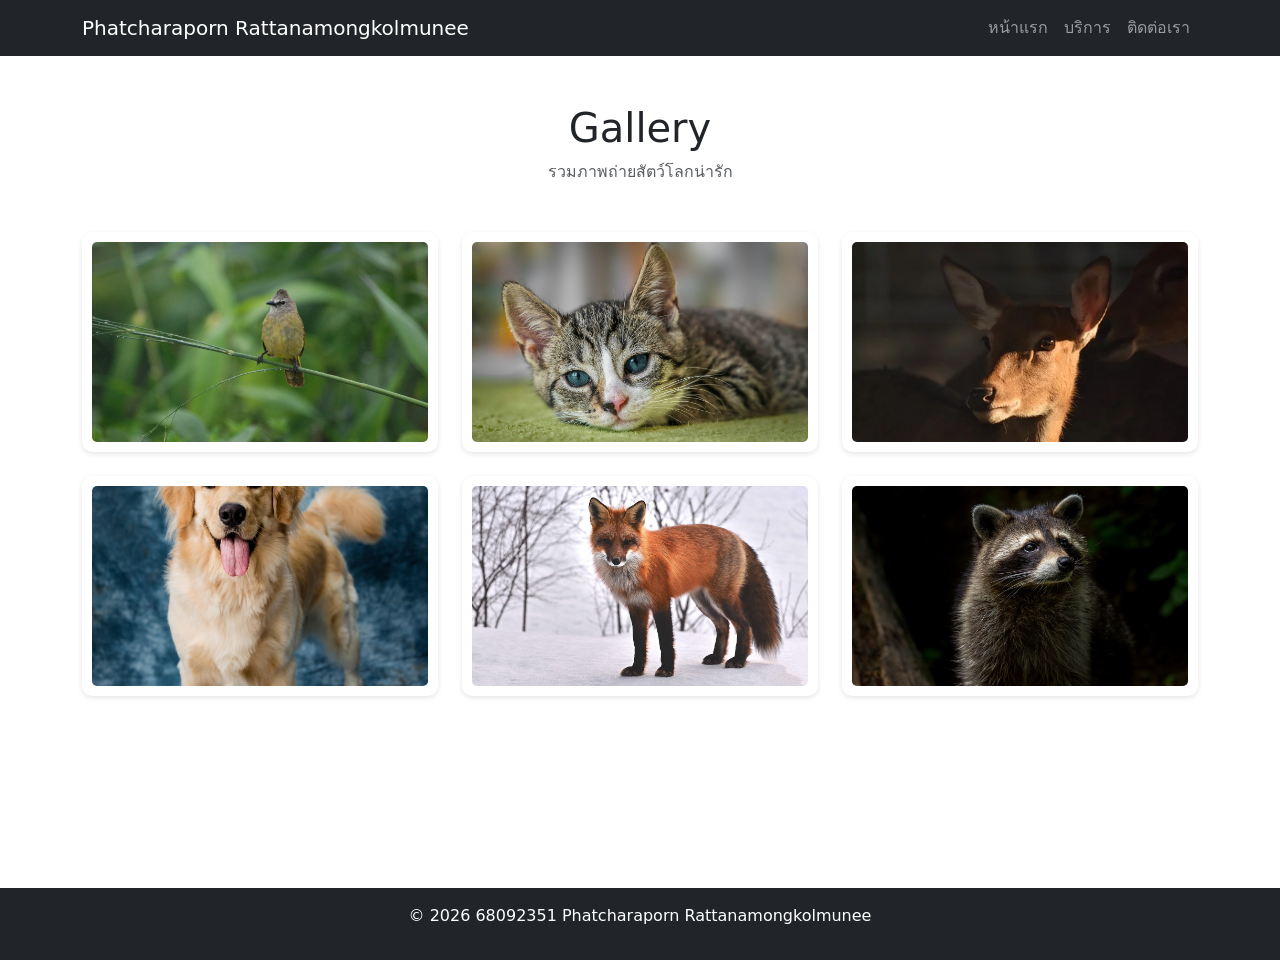
<file: Lab2_68092351/L2 68092351 Phatcharaporn Rattanamongkolmunee L004.html>
<!DOCTYPE html>
<html lang="en">
<head>
    <meta charset="UTF-8">
    <meta name="viewport" content="width=device-width, initial-scale=1.0">
    <title>Gallary</title>
    <link href="https://cdn.jsdelivr.net/npm/bootstrap@5.3.0/dist/css/bootstrap.min.css" rel="stylesheet">
    <link rel="stylesheet" href="gallary.css">
</head>
<body>
    <nav class="navbar navbar-expand-sm navbar-dark bg-dark">
        <div class="container">
            <a href="#" class="navbar-brand">Phatcharaporn Rattanamongkolmunee</a>
            <button class="navbar-toggler" type="button" data-bs-toggle="collapse" data-bs-target="#navbar1">
                <span class="navbar-toggler-icon"></span>
            </button>
            <div id="navbar1" class="collapse navbar-collapse">
                <ul class="navbar-nav ms-auto">
                    <li class="nav-item"><a href="#" class="nav-link">หน้าแรก</a></li>
                    <li class="nav-item"><a href="#" class="nav-link">บริการ</a></li>
                    <li class="nav-item"><a href="#" class="nav-link">ติดต่อเรา</a></li>
                </ul>
            </div>
        </div>
    </nav>

   <div class="container my-5">
    <section>
        <h1 class="text-center mb-2">Gallery</h1>
        <p class="text-center text-muted mb-5">รวมภาพถ่ายสัตว์โลกน่ารัก</p>
        
        <!--Gallary-->
        <div class="row g-4"> 
            <div class="col-md-4 col-sm-6">
                <div class="gallery-card">
                    <img src="images/bird.jpg" alt="bird">
                </div>
            </div>
            <div class="col-md-4 col-sm-6">
                <div class="gallery-card">
                    <img src="images/cat.jpg" alt="cat">
                </div>
            </div>
            <div class="col-md-4 col-sm-6">
                <div class="gallery-card">
                    <img src="images/deer1.webp" alt="deer">
                </div>
            </div>
            <div class="col-md-4 col-sm-6">
                <div class="gallery-card">
                    <img src="images/dog.jpg" alt="dog">
                </div>
            </div>
            <div class="col-md-4 col-sm-6">
                <div class="gallery-card">
                    <img src="images/fox.jpg" alt="fox">
                </div>
            </div>
         <div class="col-md-4 col-sm-6">
                <div class="gallery-card">
                    <img src="images/raccoon.jpg" alt="raccoon">
                </div>
            </div>
        </div>
    </div>    
     </section>
     <br>
     <br>
     <br>
     <br>

     <script src="https://cdn.jsdelivr.net/npm/bootstrap@5.3.0/dist/js/bootstrap.bundle.min.js"></script>

</body>
<footer class="bg-dark text-white text-center py-3 mt-5">
        <p>&copy; 2026 68092351 Phatcharaporn Rattanamongkolmunee</p>
</footer>

</html>
</file>
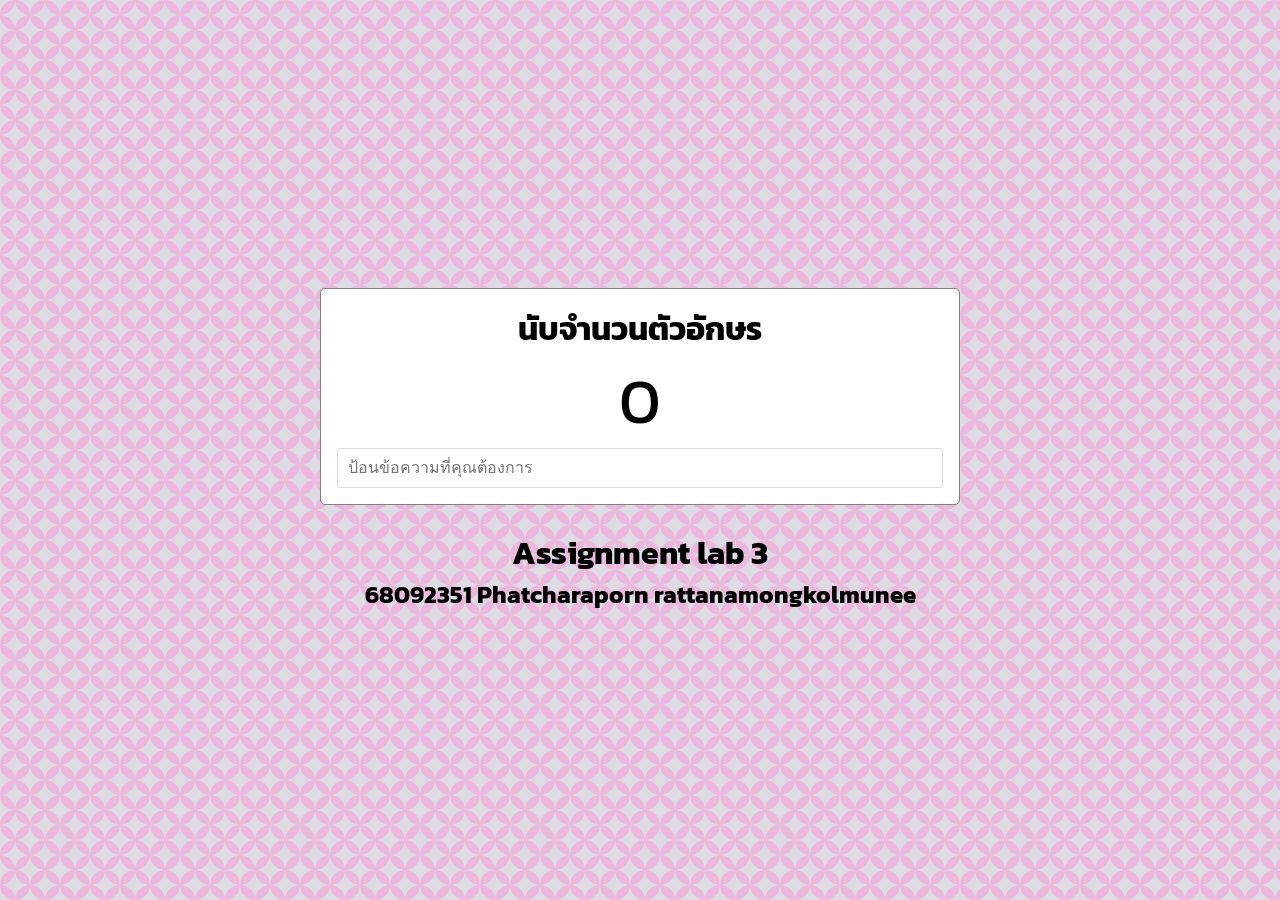
<file: Lab3_68092351/L3_68092351 Phatcharaporn Rattanamongkolmunee.html>
<!DOCTYPE html>
<html lang="th">
<head>
    <meta charset="UTF-8">
    <meta name="viewport" content="width=device-width, initial-scale=1.0">
    <title>โปรแกรมนับจำนวนตัวอักษร</title>
    <link rel="stylesheet" href="L3_style.css">
</head>
<body>
    <div class="container">
        <h1>นับจำนวนตัวอักษร</h1>
        <span class="count">0</span>
        <input type="text" placeholder="ป้อนข้อความที่คุณต้องการ">
    </div>
    <br>
<h1>Assignment lab 3</h1> 
<h2>68092351 Phatcharaporn rattanamongkolmunee</h2> 

    <script src="L3_app.js"></script>
</body>
</html>
</file>
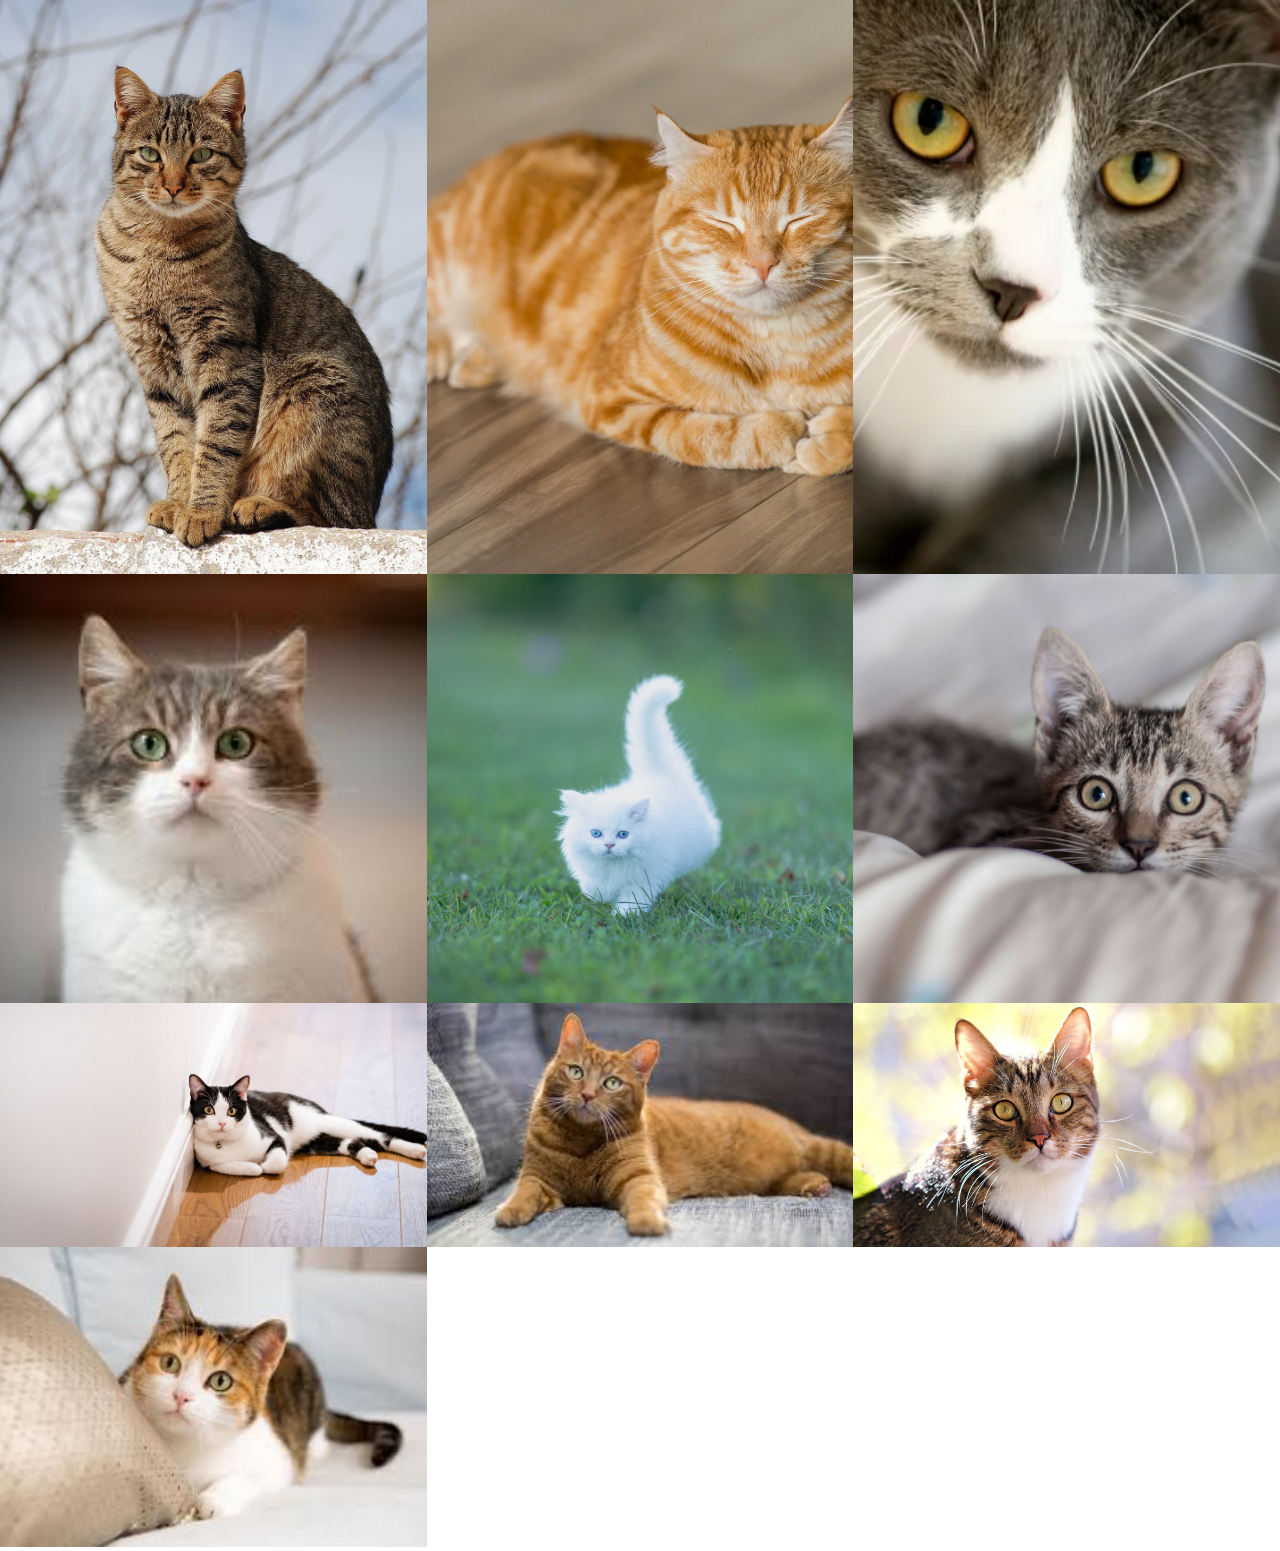
<file: Lab4_68092351/L4 68092351 Phatcharaporn Rattanamongkolmunee.html>
<!DOCTYPE html>
<html lang="en">
<head>
    <meta charset="UTF-8">
    <meta name="viewport" content="width=device-width, initial-scale=1.0">
    <link rel="stylesheet" href="T4style.css">
    <title>Image Caroysel Popup</title>
</head>
<body>

    <section class="gallery">
        <div class="img-container">
            <img src="foods-images/small/s_1.jpg" data-full="foods-images/" alt="1">
        </div>
        <div class="img-container">
            <img src="foods-images/small/s_2.jpg" alt="2">
        </div>
        <div class="img-container">
            <img src="foods-images/small/s_3.jpg" alt="3">
        </div>
        <div class="img-container">
            <img src="foods-images/small/s_4.jpg" alt="4">
        </div>
        <div class="img-container">
            <img src="foods-images/small/s_5.jpg" alt="5">
        </div>
        <div class="img-container">
            <img src="foods-images/small/s_6.jpg" alt="6">
        </div>
        <div class="img-container">
            <img src="foods-images/small/s_7.jpg" alt="7">
        </div>
        <div class="img-container">
            <img src="foods-images/small/s_8.jpg" alt="8">
        </div>
           <div class="img-container">
            <img src="foods-images/small/s_9.jpg" alt="9">
        </div>
           <div class="img-container">
            <img src="foods-images/small/s_10.jpg" alt="10">
        </div>
    </section>

  
    <div class="modal">
        <img src="foods-images/full/10.jpg" alt="" class="full-image">
    </div>

    <script src="Code Js/T4app.js"></script>

</body>
</html>
</file>
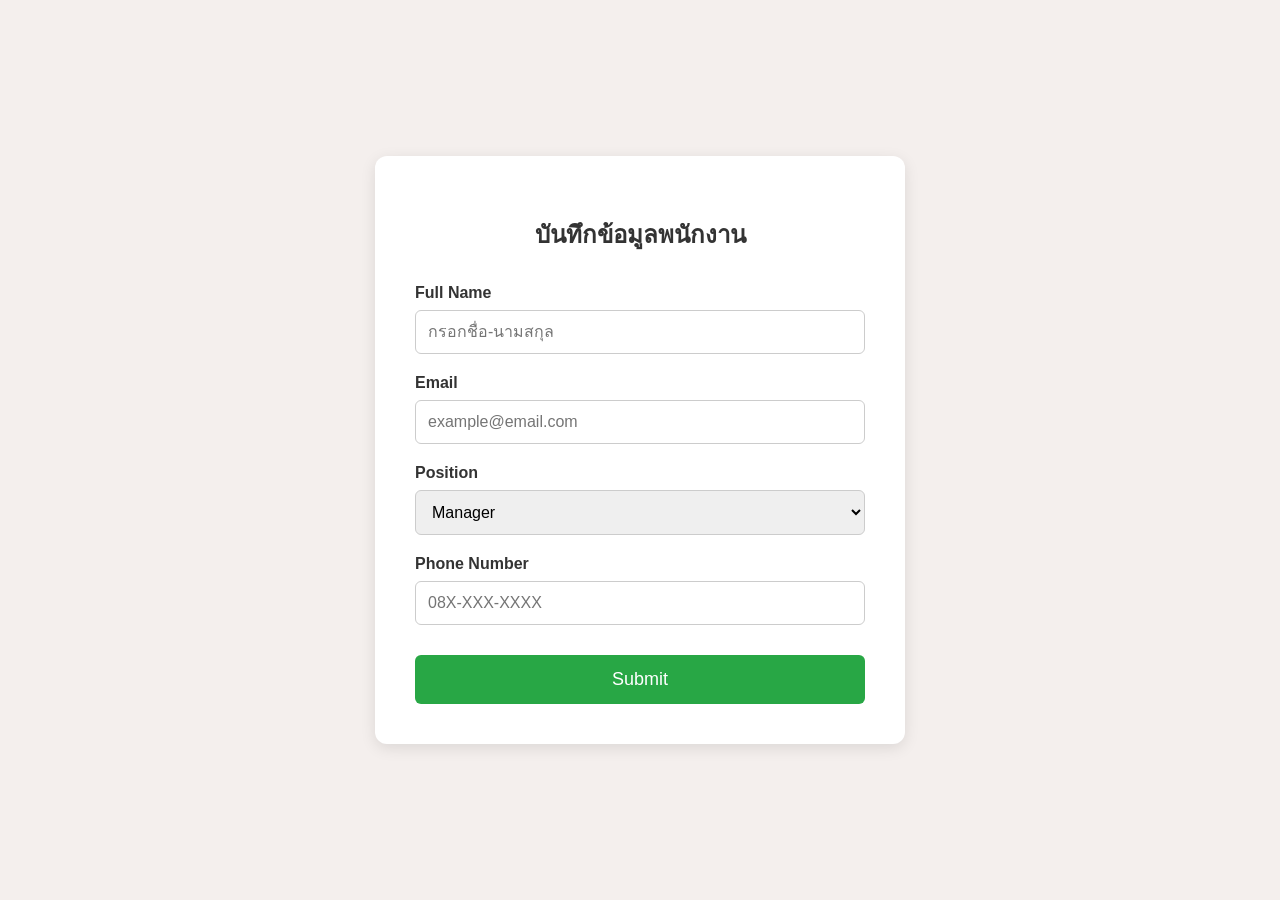
<file: Lab7_68092351/Projectp/myproject/myapp/templates/form.html>
<!DOCTYPE html>
<html lang="th">
<head>
    <meta charset="UTF-8">
    <meta name="viewport" content="width=device-width, initial-scale=1.0">
    <title>บันทึกข้อมูลพนักงาน</title>
    <style>
        /* ตั้งค่าพื้นฐาน */
        body {
            font-family: 'Segoe UI', Tahoma, Geneva, Verdana, sans-serif, 'Sarabun';
            background-color: #f4efed; /* สีพื้นหลังชมพูอ่อนๆ ตามภาพ */
            display: flex;
            justify-content: center;
            align-items: center;
            height: 100vh;
            margin: 0;
        }

        /* กล่องคอนเทนเนอร์สีขาว */
        .form-container {
            background-color: #ffffff;
            padding: 40px;
            border-radius: 12px;
            box-shadow: 0 4px 15px rgba(0, 0, 0, 0.1);
            width: 100%;
            max-width: 450px;
        }

        /* หัวข้อภาษาไทย */
        h2 {
            text-align: center;
            color: #333;
            margin-bottom: 30px;
            font-size: 24px;
        }

        /* การจัดการ Label และ Input */
        .form-group {
            margin-bottom: 20px;
        }

        label {
            display: block;
            font-weight: bold;
            margin-bottom: 8px;
            color: #333;
        }

        input[type="text"],
        input[type="email"],
        input[type="tel"],
        select {
            width: 100%;
            padding: 12px;
            border: 1px solid #ccc;
            border-radius: 6px;
            box-sizing: border-box; /* สำคัญ: ทำให้ padding ไม่ดันความกว้างออก */
            font-size: 16px;
            outline: none;
        }

        /* สไตล์เมื่อเอาเมาส์ไปคลิกที่ช่องกรอก */
        input:focus, select:focus {
            border-color: #28a745;
        }

        /* ปุ่ม Submit สีเขียว */
        button {
            width: 100%;
            padding: 14px;
            background-color: #28a745; /* สีเขียวตามภาพ */
            color: white;
            border: none;
            border-radius: 6px;
            font-size: 18px;
            cursor: pointer;
            margin-top: 10px;
            transition: background-color 0.3s ease;
        }

        button:hover {
            background-color: #218838;
        }
    </style>
</head>
<body>

    <div class="form-container">
        <h2>บันทึกข้อมูลพนักงาน</h2>
        
        <form action="#">
            <div class="form-group">
                <label>Full Name</label>
                <input type="text" placeholder="กรอกชื่อ-นามสกุล">
            </div>

            <div class="form-group">
                <label>Email</label>
                <input type="email" placeholder="example@email.com">
            </div>

            <div class="form-group">
                <label>Position</label>
                <select>
                    <option value="manager">Manager</option>
                    <option value="developer">Developer</option>
                    <option value="designer">Designer</option>
                    <option value="hr">HR</option>
                </select>
            </div>

            <div class="form-group">
                <label>Phone Number</label>
                <input type="tel" placeholder="08X-XXX-XXXX">
            </div>

            <button type="submit">Submit</button>
        </form>
    </div>

</body>
</html>
</file>
<file: Lab2_68092351/gallary.css>
.gallery-card {
    background: white;
    padding: 10px;
    border-radius: 10px;
    box-shadow: 0 2px 5px rgba(0,0,0,0.1);
    cursor: pointer;
}

.gallery-card img {
    width: 100%;
    height: 200px;
    object-fit: cover;
    border-radius: 5px;
}

.gallery-card:hover {
    transform: scale(1.02);
    transition: 0.3s;
}
</file>
<file: Lab3_68092351/L3_style.css>
@import url('https://fonts.googleapis.com/css2?family=Kanit:ital,wght@0,400;1,100&display=swap');

* {
    margin: 0;
    padding: 0;
    box-sizing: border-box;
}

body {
    display: flex;
    flex-direction: column;
    align-items: center;
    justify-content: center;
    min-height: 100vh;
    margin: 0;
     font-family: 'Kanit', sans-serif;
  background-color: #DFDBE5;
background-image: url("data:image/svg+xml,%3Csvg width='30' height='30' viewBox='0 0 30 30' xmlns='http://www.w3.org/2000/svg'%3E%3Cpath d='M15 0C6.716 0 0 6.716 0 15c8.284 0 15-6.716 15-15zM0 15c0 8.284 6.716 15 15 15 0-8.284-6.716-15-15-15zm30 0c0-8.284-6.716-15-15-15 0 8.284 6.716 15 15 15zm0 0c0 8.284-6.716 15-15 15 0-8.284 6.716-15 15-15z' fill='%23fc81d3' fill-opacity='0.4' fill-rule='evenodd'/%3E%3C/svg%3E");
}

.container {
    width: 40rem;
    border: 1px solid gray;
    padding: 1rem;
    background: white;
    text-align: center;
    border-radius: 5px;
}
.count {
    font-size: 4rem;
    padding: 0 1rem;
    text-align: center;
}
input[type="text"] {
  display: block;
  font-size: 16px;
  border: 1px solid #dedede;
  border-radius: 2px;
  padding: 10px;
  width: 100%;
  outline: none;
}
</file>
<file: Lab4_68092351/T4style.css>
body{
  box-sizing: border-box;
  padding: 0;
  margin: 0;
}

.gallery {
  display: grid;
  grid-template-columns: repeat(auto-fit, minmax(350px, 1fr));
}

.img-container img {
  width: 100%;
  height: 100%;
  object-fit: cover;
  cursor: pointer;
}

.modal{
    background: rgba(0, 0, 0, 0.5);
    position: fixed;
    left: 0;
    top: 0;
    width: 100%;
    height: 100%;
    pointer-events: none;
    opacity: 0;
    transition: all 0.3s ease-in-out;
}

.full-image{
    position: absolute;
    height: 85%;
    top: 50%;
    left: 50%;
    transform: translate(-50%,-50%);
    transition: all 0.3s ease-in-out;
}

.modal.open{
    opacity: 1;
    pointer-events: all;
}
</file>
